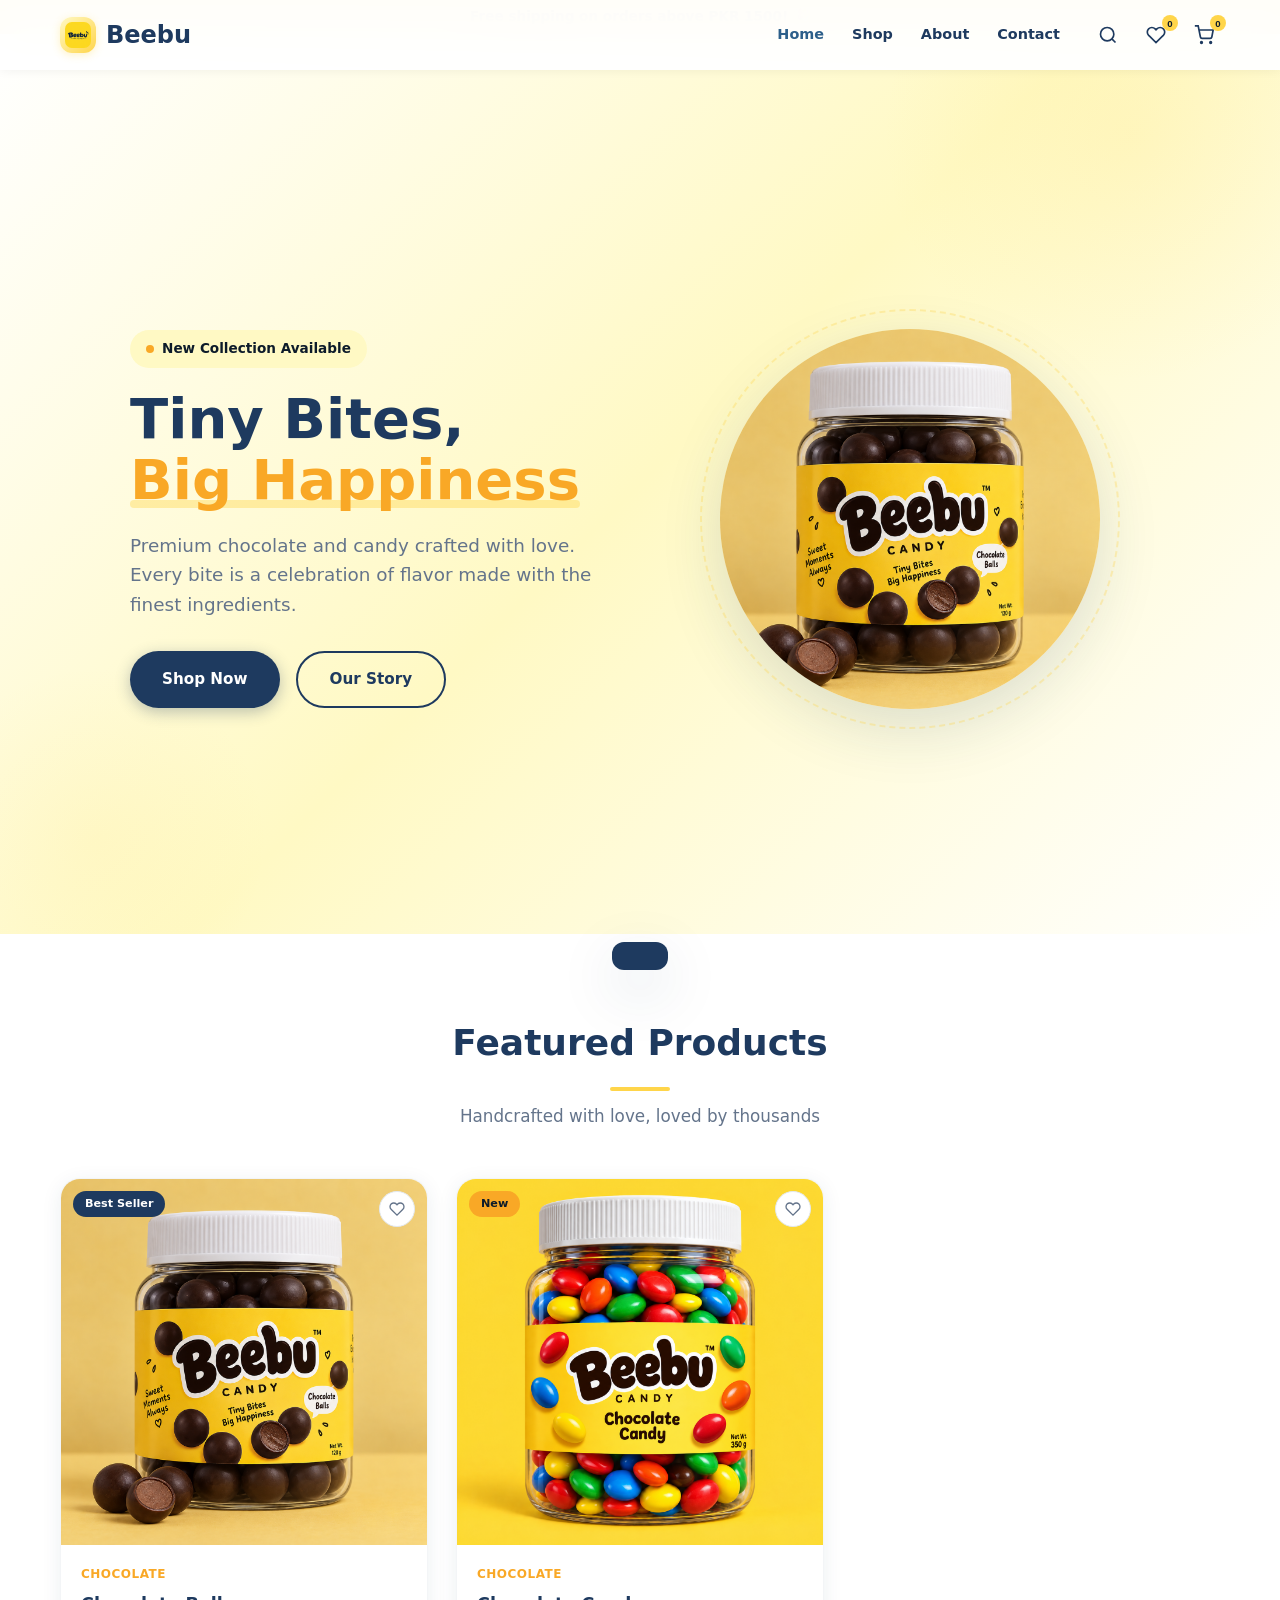
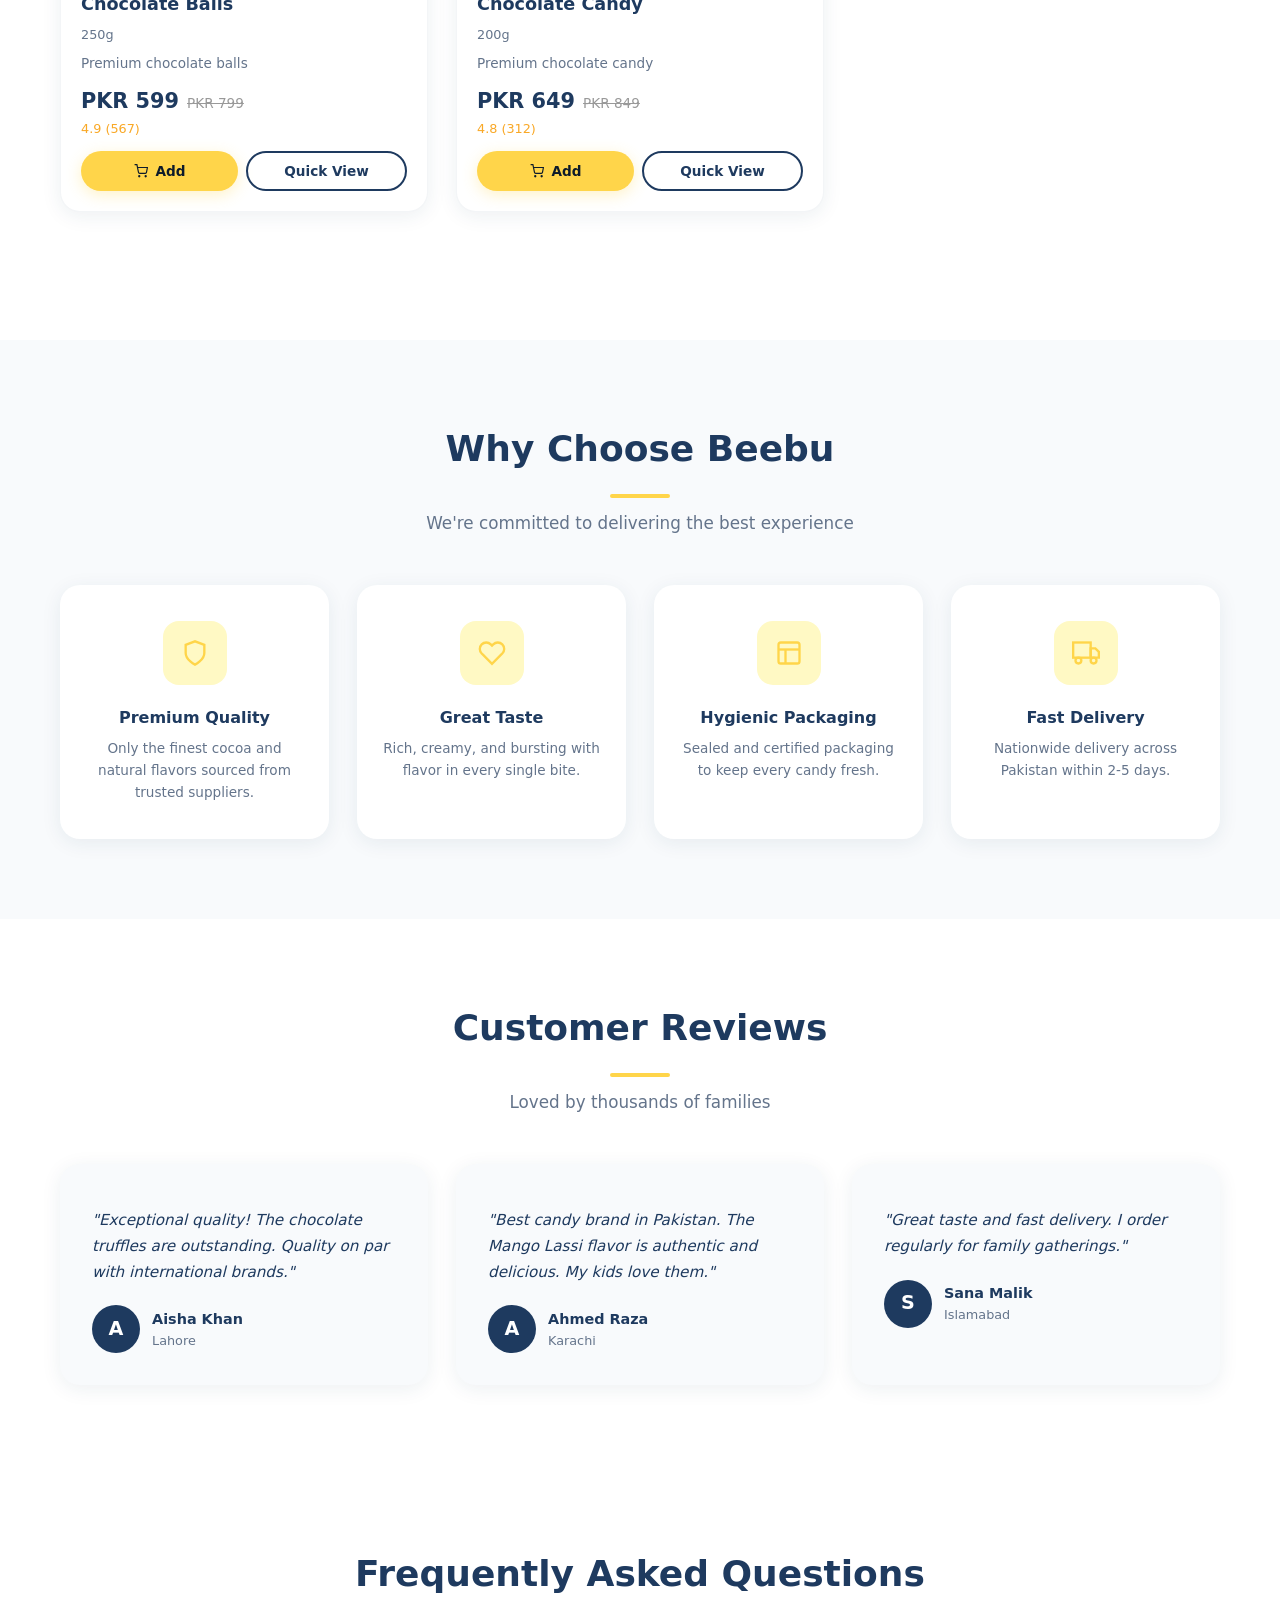
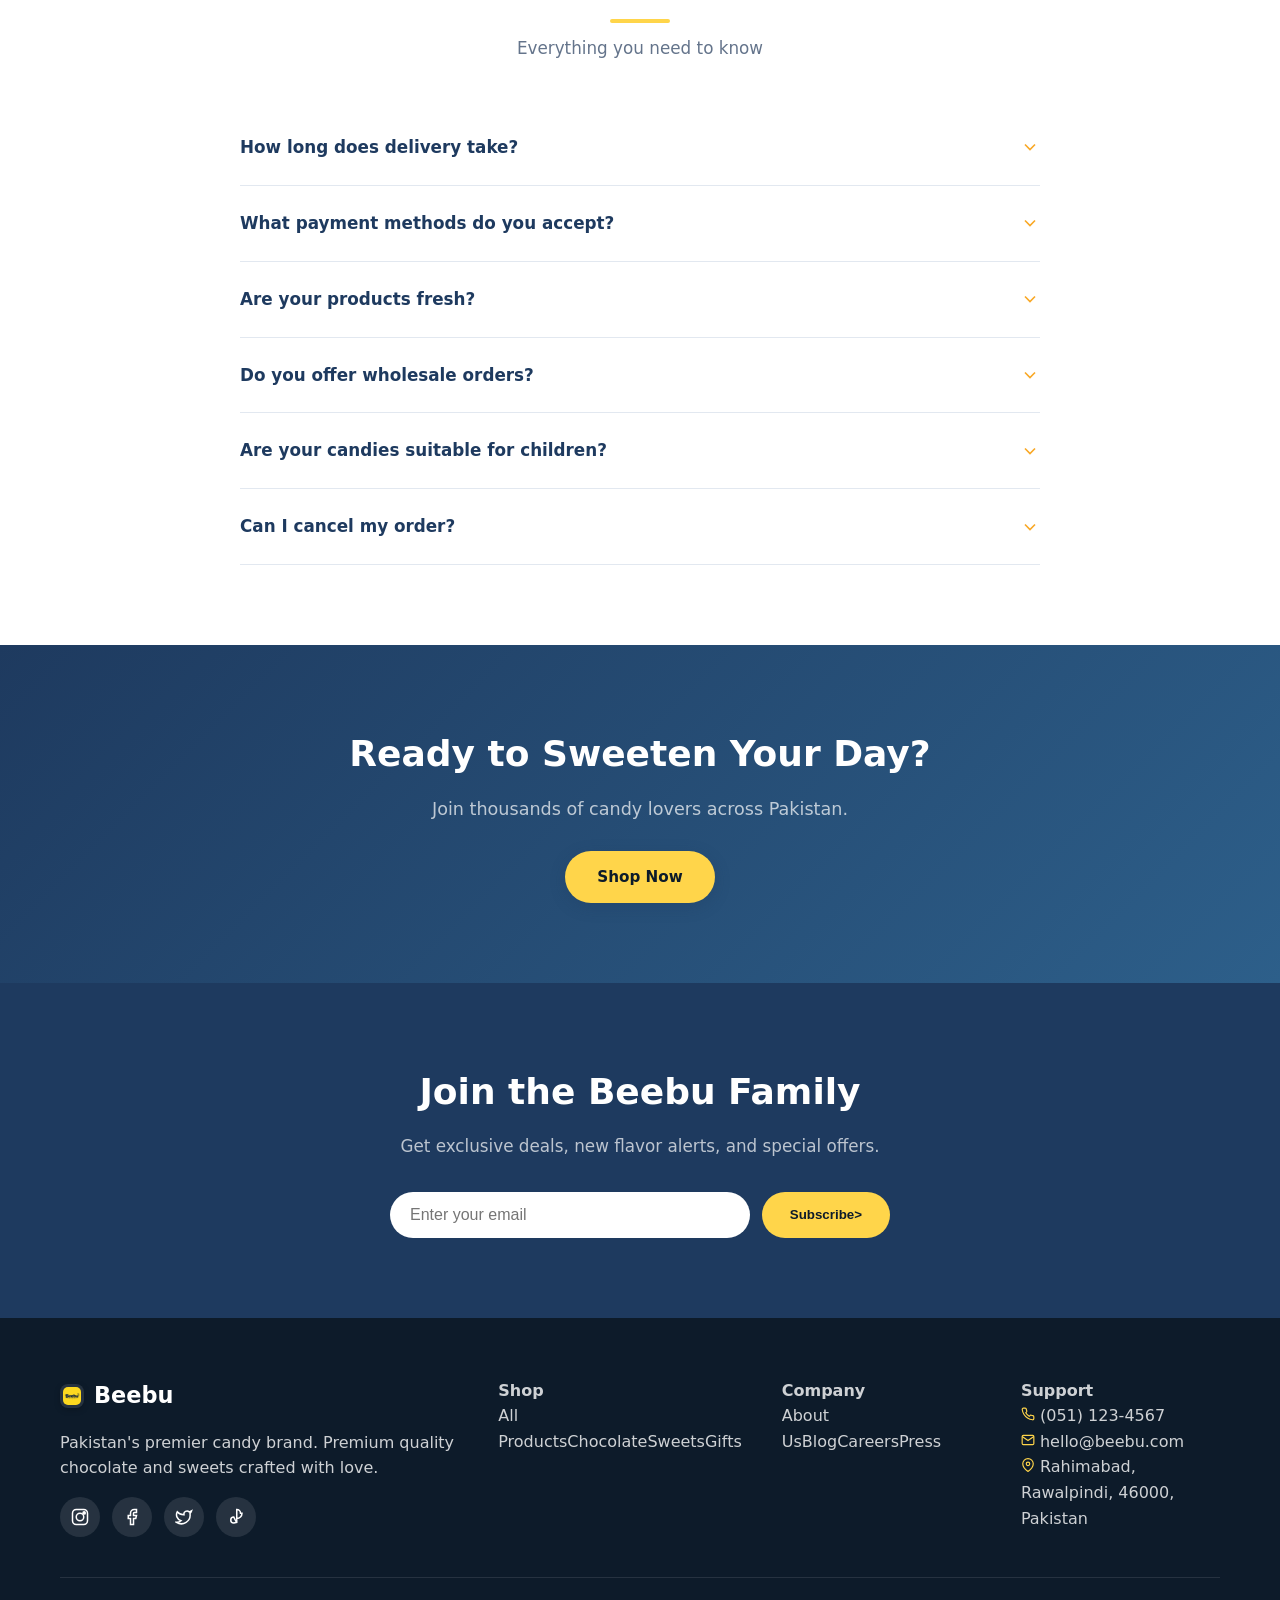
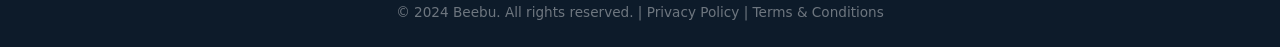
<file: index.html>
<!DOCTYPE html>
<html lang="en">
<head>
    <meta charset="UTF-8">
    <meta name="viewport" content="width=device-width, initial-scale=1.0">
    <title>Beebu — Premium Candy & Chocolate</title>
    <meta name="description" content="Beebu — Premium quality chocolate and candy. Tiny bites, big happiness. Shop the best collection.">
    <link rel="stylesheet" href="style.css">
    <script src="main.js" defer></script>
</head>
<body>
    <div class="nosell-bar">Free shipping on orders above PKR 1500! 🎉</div>

    <!-- Header -->
    <header class="header" id="header">
        <div class="header-inner">
            <a href="index.html" class="logo"><img src="assets/Beebu_logo.png" alt="Beebu" style="height:36px;width:auto;"><span style="font-size:1.5rem;font-weight:800;color:var(--blue)">Beebu</span></a>
            <nav class="nav">
                <div class="nav-links" id="navLinks">
                    <a href="index.html" class="active">Home</a>
                    <a href="shop.html">Shop</a>
                    <a href="about.html">About</a>
                    <a href="contact.html">Contact</a>
                </div>
                <div class="nav-actions">
                    <button class="icon-btn" id="searchBtn" aria-label="Search">
                        <svg width="20" height="20" viewBox="0 0 24 24" fill="none" stroke="currentColor" stroke-width="2"><circle cx="11" cy="11" r="8"/><path d="m21 21-4.35-4.35"/></svg>
                    </button>
                    <button class="icon-btn" id="wishlistBtn" aria-label="Wishlist">
                        <svg width="20" height="20" viewBox="0 0 24 24" fill="none" stroke="currentColor" stroke-width="2"><path d="M20.84 4.61a5.5 5.5 0 0 0-7.78 0L12 5.67l-1.06-1.06a5.5 5.5 0 0 0-7.78 7.78l1.06 1.06L12 21.23l7.78-7.78 1.06-1.06a5.5 5.5 0 0 0 0-7.78z"/></svg>
                        <span class="badge" id="wishBadge">0</span>
                    </button>
                    <button class="icon-btn" id="cartBtn" aria-label="Cart">
                        <svg width="20" height="20" viewBox="0 0 24 24" fill="none" stroke="currentColor" stroke-width="2"><circle cx="9" cy="21" r="1"/><circle cx="20" cy="21" r="1"/><path d="M1 1h4l2.68 13.39a2 2 0 0 0 2 1.61h9.72a2 2 0 0 0 2-1.61L23 6H6"/></svg>
                        <span class="badge" id="cartBadge">0</span>
                    </button>
                    <button class="hamburger" id="hamburger" aria-label="Menu">
                        <span></span><span></span><span></span>
                    </button>
                </div>
            </nav>
        </div>
    </header>

    <!-- Hero Section -->
    <section class="hero" id="home">
        <div class="hero-inner">
            <div class="hero-content">
                <div class="hero-badge">
                    <span class="pulse-dot"></span> New Collection Available
                </div>
                <h1 class="hero-title">Tiny Bites,<br><span class="highlight">Big Happiness</span></h1>
                <p class="hero-desc">Premium chocolate and candy crafted with love. Every bite is a celebration of flavor made with the finest ingredients.</p>
                <div class="hero-btns">
                    <a href="shop.html" class="btn btn-primary">Shop Now</a>
                    <a href="about.html" class="btn btn-outline">Our Story</a>
                </div>
            </div>
            <div class="hero-visual">
                <div class="hero-product">
                    <img src="assets/Beebu_Chocolate_balls.png" alt="Beebu Premium Candy">
                    <div class="hero-ring"></div>
                </div>
            </div>
        </div>
    </section>

    <!-- Featured Products -->
    <section class="section" id="products">
        <div class="container">
            <h2 class="section-title">Featured Products</h2>
            <p class="section-subtitle">Handcrafted with love, loved by thousands</p>
            <div class="products-grid" id="heroProducts"></div>
        </div>
    </section>

    <!-- Why Choose Beebu -->
    <section class="section features">
        <div class="container">
            <h2 class="section-title">Why Choose Beebu</h2>
            <p class="section-subtitle">We're committed to delivering the best experience</p>
            <div class="features-grid">
                <div class="feature-card">
                    <div class="feature-icon"><svg width="28" height="28" viewBox="0 0 24 24" fill="none" stroke="#FFD54A" stroke-width="2"><path d="M12 22s8-4 8-10V5l-8-3-8 3v7c0 6 8 10 8 10z"/></svg></div>
                    <h3>Premium Quality</h3>
                    <p>Only the finest cocoa and natural flavors sourced from trusted suppliers.</p>
                </div>
                <div class="feature-card">
                    <div class="feature-icon"><svg width="28" height="28" viewBox="0 0 24 24" fill="none" stroke="#FFD54A" stroke-width="2"><path d="M20.84 4.61a5.5 5.5 0 0 0-7.78 0L12 5.67l-1.06-1.06a5.5 5.5 0 0 0-7.78 7.78l1.06 1.06L12 21.23l7.78-7.78 1.06-1.06a5.5 5.5 0 0 0 0-7.78z"/></svg></div>
                    <h3>Great Taste</h3>
                    <p>Rich, creamy, and bursting with flavor in every single bite.</p>
                </div>
                <div class="feature-card">
                    <div class="feature-icon"><svg width="28" height="28" viewBox="0 0 24 24" fill="none" stroke="#FFD54A" stroke-width="2"><rect x="3" y="3" width="18" height="18" rx="2"/><path d="M3 9h18"/><path d="M9 21V9"/></svg></div>
                    <h3>Hygienic Packaging</h3>
                    <p>Sealed and certified packaging to keep every candy fresh.</p>
                </div>
                <div class="feature-card">
                    <div class="feature-icon"><svg width="28" height="28" viewBox="0 0 24 24" fill="none" stroke="#FFD54A" stroke-width="2"><rect x="1" y="3" width="15" height="13"/><polygon points="16 8 20 8 23 11 23 16 16 16 16 8"/><circle cx="5.5" cy="18.5" r="2.5"/><circle cx="18.5" cy="18.5" r="2.5"/></svg></div>
                    <h3>Fast Delivery</h3>
                    <p>Nationwide delivery across Pakistan within 2-5 days.</p>
                </div>
            </div>
        </div>
    </section>

    <!-- Customer Reviews -->
    <section class="section reviews">
        <div class="container">
            <h2 class="section-title">Customer Reviews</h2>
            <p class="section-subtitle">Loved by thousands of families</p>
            <div class="reviews-grid" id="reviewsGrid"></div>
        </div>
    </section>

        <!-- FAQ -->
    <section class="section faq">
        <div class="container">
            <h2 class="section-title">Frequently Asked Questions</h2>
            <p class="section-subtitle">Everything you need to know</p>
            <div class="faq-list" id="faqList"></div>
        </div>
    </section>

    <!-- CTA -->
    <section class="section cta">
        <div class="container">
            <div class="cta-content">
                <h2>Ready to Sweeten Your Day?</h2>
                <p>Join thousands of candy lovers across Pakistan.</p>
                <a href="shop.html" class="btn btn-primary">Shop Now</a>
            </div>
        </div>
    </section>

    <!-- Newsletter -->
    <section class="newsletter" id="newsletter">
        <div class="container">
            <h2>Join the Beebu Family</h2>
            <p>Get exclusive deals, new flavor alerts, and special offers.</p>
            <form class="newsletter-form" onsubmit="handleNewsletter(event)">
                <input type="email" id="newsletterEmail" placeholder="Enter your email" required>
                <button type="submit">Subscribe</button<|fim_hole|>>
            </form>
        </div>
    </section>

    <!-- Footer -->
    <footer class="footer">
        <div class="container">
            <div class="footer-grid">
                <div>
                    <div class="footer-brand"><img src="assets/Beebu_logo.png" alt="Beebu" style="height:24px;width:auto;"> Beebu</div>
                    <p>Pakistan's premier candy brand. Premium quality chocolate and sweets crafted with love.</p>
                    <div class="social-links">
                        <a href="#" aria-label="Instagram"><svg width="18" height="18" viewBox="0 0 24 24" fill="none" stroke="currentColor" stroke-width="2"><rect x="2" y="2" width="20" height="20" rx="5"/><circle cx="12" cy="12" r="5"/><circle cx="17.5" cy="6.5" r="1.5" fill="currentColor"/></svg></a>
                        <a href="#" aria-label="Facebook"><svg width="18" height="18" viewBox="0 0 24 24" fill="none" stroke="currentColor" stroke-width="2"><path d="M18 2h-3a5 5 0 0 0-5 5v3H7v4h3v8h4v-8h3l1-4h-4V7a1 1 0 0 1 1-1h3z"/></svg></a>
                        <a href="#" aria-label="Twitter"><svg width="18" height="18" viewBox="0 0 24 24" fill="none" stroke="currentColor" stroke-width="2"><path d="M22 4s-.7 2.1-2 3.4c1.6 10-9.4 17.3-18 11.6 2.2.1 4.4-.6 6-2C3 15.5.5 9.6 3 5c2.2 2.6 5.6 4.1 9 4-.9-4.2 4-6.6 7-3.8 1.1 0 3-1.2 3-1.2z"/></svg></a>
                        <a href="#" aria-label="TikTok"><svg width="18" height="18" viewBox="0 0 24 24" fill="none" stroke="currentColor" stroke-width="2"><path d="M9 12a4 4 0 1 0 4 4V2a5 5 0 0 1 5 5h2a7 7 0 0 1-7 7v6z"/></svg></a>
                    </div>
                </div>
                <div>
                    <h4>Shop</h4>
                    <nav><a href="shop.html">All Products</a><a href="#">Chocolate</a><a href="#">Sweets</a><a href="#">Gifts</a></nav>
                </div>
                <div>
                    <h4>Company</h4>
                    <nav><a href="about.html">About Us</a><a href="#">Blog</a><a href="#">Careers</a><a href="#">Press</a></nav>
                </div>
                <div>
                    <h4>Support</h4>
                    <p><svg width="14" height="14" viewBox="0 0 24 24" fill="none" stroke="#FFD54A" stroke-width="2"><path d="M22 16.92v3a2 2 0 0 1-2.18 2 19.79 19.79 0 0 1-8.63-3.07 19.5 19.5 0 0 1-6-6 19.79 19.79 0 0 1-3.07-8.67A2 2 0 0 1 4.11 2h3a2 2 0 0 1 2 1.72c.127.96.361 1.903.7 2.81a2 2 0 0 1-.45 2.11L8.09 9.91a16 16 0 0 0 6 6l1.27-1.27a2 2 0 0 1 2.11-.45c.907.339 1.85.573 2.81.7A2 2 0 0 1 22 16.92z"/></svg> (051) 123-4567</p>
                    <p><svg width="14" height="14" viewBox="0 0 24 24" fill="none" stroke="#FFD54A" stroke-width="2"><path d="M4 4h16c1.1 0 2 .9 2 2v12c0 1.1-.9 2-2 2H4c-1.1 0-2-.9-2-2V6c0-1.1.9-2 2-2z"/><polyline points="22,6 12,13 2,6"/></svg> hello@beebu.com</p>
                    <p><svg width="14" height="14" viewBox="0 0 24 24" fill="none" stroke="#FFD54A" stroke-width="2"><path d="M21 10c0 7-9 13-9 13s-9-6-9-13a9 9 0 0 1 18 0z"/><circle cx="12" cy="10" r="3"/></svg> Rahimabad, Rawalpindi, 46000, Pakistan</p>
                </div>
            </div>
            <div class="footer-bottom">
                <p>&copy; 2024 Beebu. All rights reserved. | <a href="#">Privacy Policy</a> | <a href="#">Terms & Conditions</a></p>
            </div>
        </div>
    </footer>

    <!-- Cart Overlay -->
    <div class="cart-overlay" id="cartOverlay">
        <div class="cart-panel">
            <div class="cart-header">
                <h3>Your Cart</h3>
                <button class="cart-close" id="cartClose" aria-label="Close">&times;</button>
            </div>
            <div class="cart-items" id="cartItems"></div>
            <div class="cart-total" id="cartTotal"><strong>Total: PKR 0</strong></div>
            <button class="btn btn-primary" id="checkoutBtn">Proceed to Checkout</button>
        </div>
    </div>

    <!-- Search Overlay -->
    <div class="search-overlay" id="searchOverlay">
        <div class="search-box">
            <div class="search-header">
                <svg width="20" height="20" viewBox="0 0 24 24" fill="none" stroke="#999" stroke-width="2"><circle cx="11" cy="11" r="8"/><path d="m21 21-4.35-4.35"/></svg>
                <input type="text" id="searchInput" placeholder="Search products..." oninput="performSearch()">
                <button class="search-close" onclick="closeSearch()">&times;</button>
            </div>
            <div class="search-results" id="searchResults"></div>
        </div>
    </div>

    <!-- Quick View Modal -->
    <div class="modal-overlay" id="quickViewModal">
        <div class="modal" id="modalContent"></div>
    </div>

    <!-- Toast -->
    <div class="toast" id="toast"></div>

    <!-- Back to Top -->
    <button class="back-to-top" id="backToTop" onclick="window.scrollTo({top:0})">
        <svg width="20" height="20" viewBox="0 0 24 24" fill="none" stroke="currentColor" stroke-width="2"><polyline points="18 15 12 9 6 15"/></svg>
    </button>
</body>
</html>
</file>
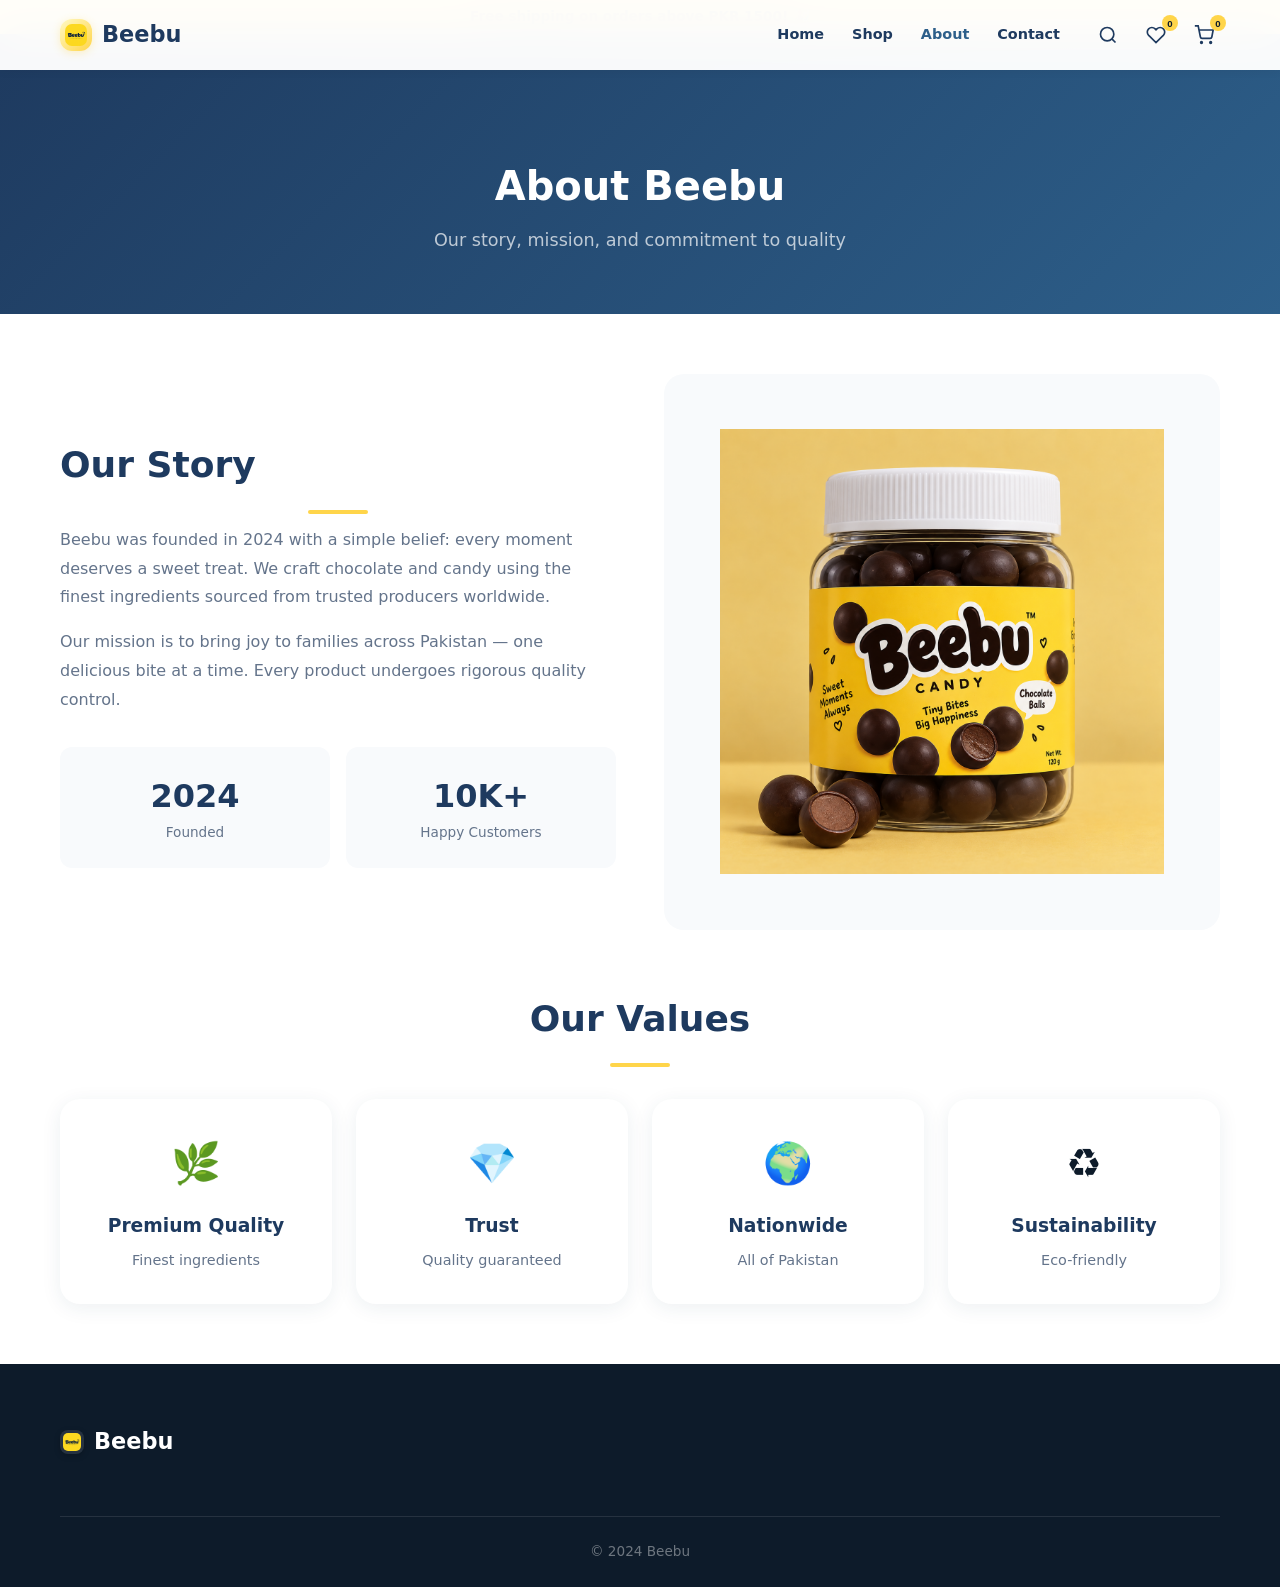
<file: about.html>
<!DOCTYPE html>
<html lang="en">
<head>
    <meta charset="UTF-8">
    <meta name="viewport" content="width=device-width, initial-scale=1.0">
    <title>About Us — Beebu</title>
    <link rel="stylesheet" href="style.css">
</head>
<body>
    <div class="nosell-bar">Free shipping on orders above PKR 1500! 🎉</div>
    <header class="header">
        <div class="header-inner">
            <a href="index.html" class="logo"><img src="assets/Beebu_logo.png" alt="Beebu" style="height:32px;width:auto;"><span style="font-size:1.4rem;font-weight:800;color:var(--blue)">Beebu</span></a>
            <nav class="nav">
                <div class="nav-links" id="navLinks">
                    <a href="index.html">Home</a><a href="shop.html">Shop</a><a href="about.html" class="active">About</a><a href="contact.html">Contact</a>
                </div>
                <div class="nav-actions">
                    <button class="icon-btn"><svg width="20" height="20" viewBox="0 0 24 24" fill="none" stroke="currentColor" stroke-width="2"><circle cx="11" cy="11" r="8"/><path d="m21 21-4.35-4.35"/></svg></button>
                    <button class="icon-btn"><svg width="20" height="20" viewBox="0 0 24 24" fill="none" stroke="currentColor" stroke-width="2"><path d="M20.84 4.61a5.5 5.5 0 0 0-7.78 0L12 5.67l-1.06-1.06a5.5 5.5 0 0 0-7.78 7.78l1.06 1.06L12 21.23l7.78-7.78 1.06-1.06a5.5 5.5 0 0 0 0-7.78z"/></svg><span class="badge" id="wishBadge">0</span></button>
                    <button class="icon-btn"><svg width="20" height="20" viewBox="0 0 24 24" fill="none" stroke="currentColor" stroke-width="2"><circle cx="9" cy="21" r="1"/><circle cx="20" cy="21" r="1"/><path d="M1 1h4l2.68 13.39a2 2 0 0 0 2 1.61h9.72a2 2 0 0 0 2-1.61L23 6H6"/></svg><span class="badge" id="cartBadge">0</span></button>
                    <button class="hamburger" id="hamburger" onclick="document.getElementById('navLinks').classList.toggle('active')"><span></span><span></span><span></span></button>
                </div>
            </nav>
        </div>
    </header>
    <div class="page-header"><div class="container"><h1>About Beebu</h1><p>Our story, mission, and commitment to quality</p></div></div>
    <main class="page-content section">
        <div class="container">
            <div class="about-inner">
                <div>
                    <h2 class="section-title" style="text-align:left">Our Story</h2>
                    <p style="color:var(--gray);line-height:1.8;margin-bottom:16px">Beebu was founded in 2024 with a simple belief: every moment deserves a sweet treat. We craft chocolate and candy using the finest ingredients sourced from trusted producers worldwide.</p>
                    <p style="color:var(--gray);line-height:1.8;margin-bottom:32px">Our mission is to bring joy to families across Pakistan — one delicious bite at a time. Every product undergoes rigorous quality control.</p>
                    <div style="display:grid;grid-template-columns:1fr 1fr;gap:16px">
                        <div style="background:var(--off-white);padding:24px;border-radius:var(--radius);text-align:center"><div style="font-size:2rem;font-weight:800;color:var(--blue)">2024</div><div style="font-size:0.85rem;color:var(--gray)">Founded</div></div>
                        <div style="background:var(--off-white);padding:24px;border-radius:var(--radius);text-align:center"><div style="font-size:2rem;font-weight:800;color:var(--blue)">10K+</div><div style="font-size:0.85rem;color:var(--gray)">Happy Customers</div></div>
                    </div>
                </div>
                <div style="display:flex;align-items:center;justify-content:center;background:var(--off-white);border-radius:var(--radius-lg);aspect-ratio:1"><img src="assets/Beebu_Chocolate_balls.png" style="max-width:80%;max-height:80%" alt="Beebu"></div>
            </div>
            <div style="margin-top:60px"><h2 class="section-title" style="text-align:center">Our Values</h2><div style="display:grid;grid-template-columns:repeat(auto-fit,minmax(200px,1fr));gap:24px;margin-top:32px">
                <div style="background:var(--white);padding:32px;border-radius:var(--radius-lg);box-shadow:var(--shadow);text-align:center"><div style="font-size:2.5rem;margin-bottom:16px">🌿</div><h3 style="font-weight:700;color:var(--blue);margin-bottom:8px">Premium Quality</h3><p style="color:var(--gray);font-size:0.9rem">Finest ingredients</p></div>
                <div style="background:var(--white);padding:32px;border-radius:var(--radius-lg);box-shadow:var(--shadow);text-align:center"><div style="font-size:2.5rem;margin-bottom:16px">💎</div><h3 style="font-weight:700;color:var(--blue);margin-bottom:8px">Trust</h3><p style="color:var(--gray);font-size:0.9rem">Quality guaranteed</p></div>
                <div style="background:var(--white);padding:32px;border-radius:var(--radius-lg);box-shadow:var(--shadow);text-align:center"><div style="font-size:2.5rem;margin-bottom:16px">🌍</div><h3 style="font-weight:700;color:var(--blue);margin-bottom:8px">Nationwide</h3><p style="color:var(--gray);font-size:0.9rem">All of Pakistan</p></div>
                <div style="background:var(--white);padding:32px;border-radius:var(--radius-lg);box-shadow:var(--shadow);text-align:center"><div style="font-size:2.5rem;margin-bottom:16px">♻️</div><h3 style="font-weight:700;color:var(--blue);margin-bottom:8px">Sustainability</h3><p style="color:var(--gray);font-size:0.9rem">Eco-friendly</p></div>
            </div></div>
        </div>
    </main>
    <footer class="footer"><div class="container"><div class="footer-grid"><div><div class="footer-brand"><img src="assets/Beebu_logo.png" alt="Beebu" style="height:24px;width:auto;"> Beebu</div></div></div><div class="footer-bottom"><p>&copy; 2024 Beebu</p></div></div></footer>
    <script src="main.js"></script>
</body>
</html>
</file>
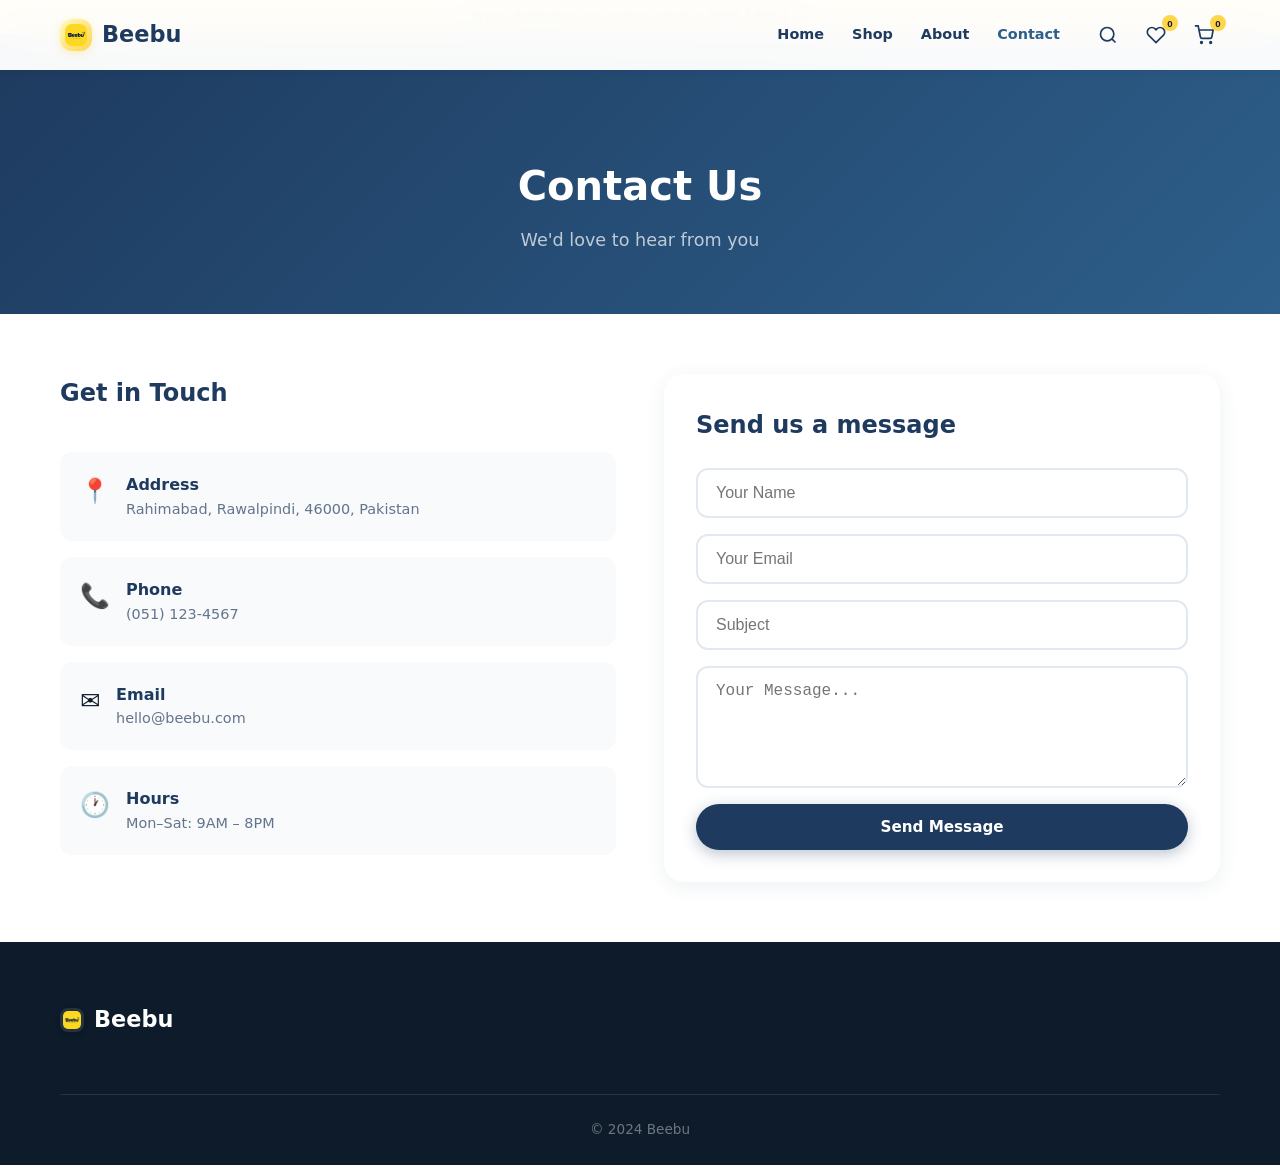
<file: contact.html>
<!DOCTYPE html>
<html lang="en">
<head>
    <meta charset="UTF-8">
    <meta name="viewport" content="width=device-width, initial-scale=1.0">
    <title>Contact Us — Beebu</title>
    <link rel="stylesheet" href="style.css">
</head>
<body>
    <div class="nosell-bar">Free shipping on orders above PKR 1500! 🎉</div>
    <header class="header">
        <div class="header-inner">
            <a href="index.html" class="logo"><img src="assets/Beebu_logo.png" alt="Beebu" style="height:32px;width:auto;"><span style="font-size:1.4rem;font-weight:800;color:var(--blue)">Beebu</span></a>
            <nav class="nav">
                <div class="nav-links" id="navLinks">
                    <a href="index.html">Home</a><a href="shop.html">Shop</a><a href="about.html">About</a><a href="contact.html" class="active">Contact</a>
                </div>
                <div class="nav-actions">
                    <button class="icon-btn"><svg width="20" height="20" viewBox="0 0 24 24" fill="none" stroke="currentColor" stroke-width="2"><circle cx="11" cy="11" r="8"/><path d="m21 21-4.35-4.35"/></svg></button>
                    <button class="icon-btn"><svg width="20" height="20" viewBox="0 0 24 24" fill="none" stroke="currentColor" stroke-width="2"><path d="M20.84 4.61a5.5 5.5 0 0 0-7.78 0L12 5.67l-1.06-1.06a5.5 5.5 0 0 0-7.78 7.78l1.06 1.06L12 21.23l7.78-7.78 1.06-1.06a5.5 5.5 0 0 0 0-7.78z"/></svg><span class="badge" id="wishBadge">0</span></button>
                    <button class="icon-btn"><svg width="20" height="20" viewBox="0 0 24 24" fill="none" stroke="currentColor" stroke-width="2"><circle cx="9" cy="21" r="1"/><circle cx="20" cy="21" r="1"/><path d="M1 1h4l2.68 13.39a2 2 0 0 0 2 1.61h9.72a2 2 0 0 0 2-1.61L23 6H6"/></svg><span class="badge" id="cartBadge">0</span></button>
                    <button class="hamburger" id="hamburger" onclick="document.getElementById('navLinks').classList.toggle('active')"><span></span><span></span><span></span></button>
                </div>
            </nav>
        </div>
    </header>
    <div class="page-header"><div class="container"><h1>Contact Us</h1><p>We'd love to hear from you</p></div></div>
    <main class="page-content section">
        <div class="container">
            <div class="contact-grid">
                <div class="contact-info">
                    <h2 style="font-size:1.5rem;color:var(--blue);margin-bottom:24px">Get in Touch</h2>
                    <div style="display:flex;flex-direction:column;gap:16px">
                        <div style="display:flex;align-items:start;gap:16px;padding:20px;background:var(--off-white);border-radius:var(--radius)"><span style="font-size:1.5rem">📍</span><div><h4 style="font-weight:700;color:var(--blue)">Address</h4><p style="color:var(--gray);font-size:0.9rem">Rahimabad, Rawalpindi, 46000, Pakistan</p></div></div>
                        <div style="display:flex;align-items:start;gap:16px;padding:20px;background:var(--off-white);border-radius:var(--radius)"><span style="font-size:1.5rem">📞</span><div><h4 style="font-weight:700;color:var(--blue)">Phone</h4><p style="color:var(--gray);font-size:0.9rem">(051) 123-4567</p></div></div>
                        <div style="display:flex;align-items:start;gap:16px;padding:20px;background:var(--off-white);border-radius:var(--radius)"><span style="font-size:1.5rem">✉️</span><div><h4 style="font-weight:700;color:var(--blue)">Email</h4><p style="color:var(--gray);font-size:0.9rem">hello@beebu.com</p></div></div>
                        <div style="display:flex;align-items:start;gap:16px;padding:20px;background:var(--off-white);border-radius:var(--radius)"><span style="font-size:1.5rem">🕐</span><div><h4 style="font-weight:700;color:var(--blue)">Hours</h4><p style="color:var(--gray);font-size:0.9rem">Mon–Sat: 9AM – 8PM</p></div></div>
                    </div>
                </div>
                <div class="contact-form-card" style="background:var(--white);padding:32px;border-radius:var(--radius-lg);box-shadow:var(--shadow)">
                    <h2 style="font-size:1.5rem;color:var(--blue);margin-bottom:24px">Send us a message</h2>
                    <form onsubmit="handleContact(event)" style="display:flex;flex-direction:column;gap:16px">
                        <input type="text" placeholder="Your Name" required style="padding:14px 18px;border:2px solid #E2E8F0;border-radius:var(--radius);font-size:1rem;outline:none;transition:border 0.3s">
                        <input type="email" placeholder="Your Email" required style="padding:14px 18px;border:2px solid #E2E8F0;border-radius:var(--radius);font-size:1rem;outline:none">
                        <input type="text" placeholder="Subject" style="padding:14px 18px;border:2px solid #E2E8F0;border-radius:var(--radius);font-size:1rem;outline:none">
                        <textarea rows="5" placeholder="Your Message..." required style="padding:14px 18px;border:2px solid #E2E8F0;border-radius:var(--radius);font-size:1rem;outline:none;resize:vertical"></textarea>
                        <button type="submit" class="btn btn-primary" style="width:100%">Send Message</button>
                    </form>
                </div>
            </div>
        </div>
    </main>
    <footer class="footer"><div class="container"><div class="footer-grid"><div><div class="footer-brand"><img src="assets/Beebu_logo.png" alt="Beebu" style="height:24px;width:auto;"> Beebu</div></div></div><div class="footer-bottom"><p>&copy; 2024 Beebu</p></div></div></footer>
    <script src="main.js"></script>
</body>
</html>
</file>
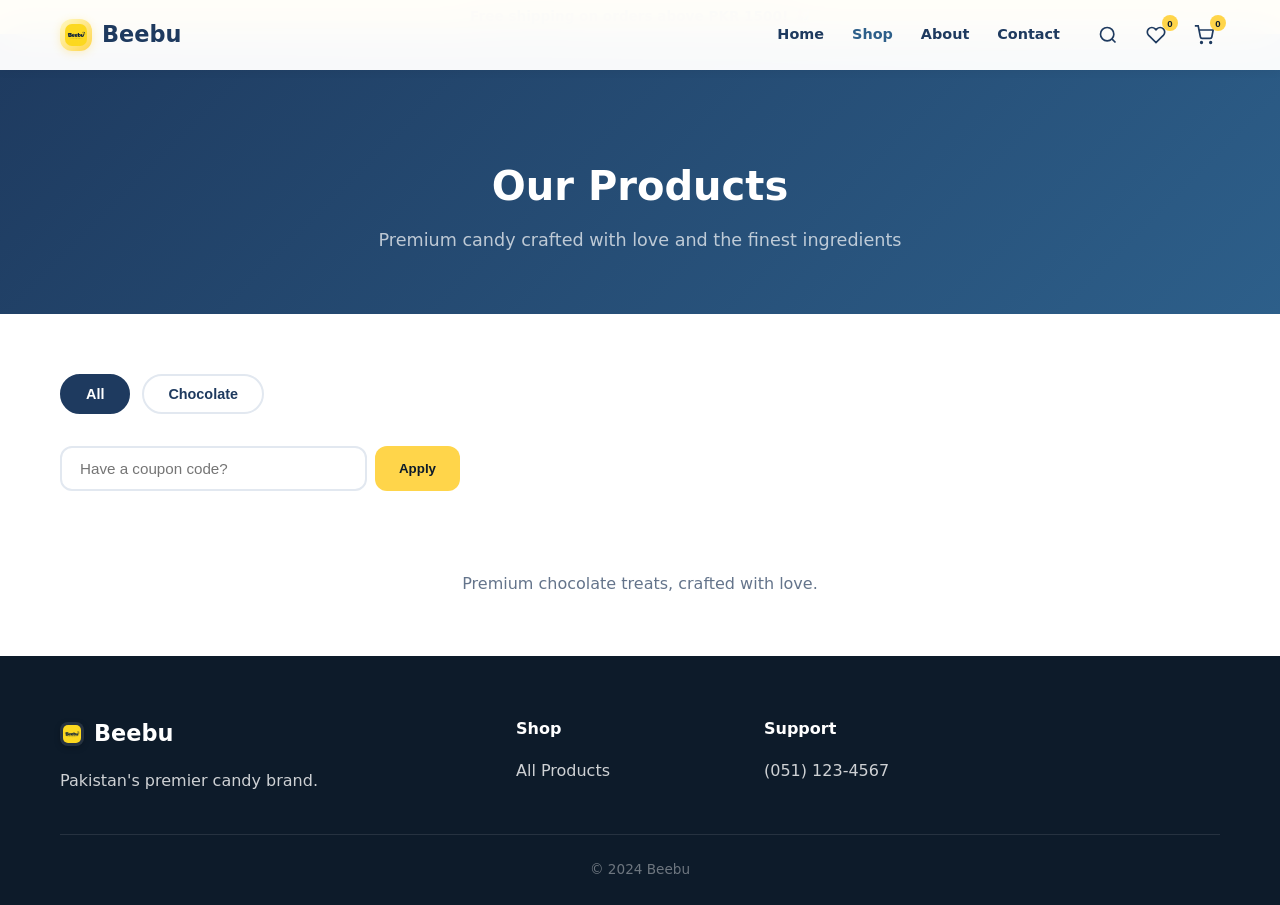
<file: shop.html>
<!DOCTYPE html>
<html lang="en">
<head>
    <meta charset="UTF-8">
    <meta name="viewport" content="width=device-width, initial-scale=1.0">
    <title>Shop — Beebu</title>
    <link rel="stylesheet" href="style.css">
</head>
<body>
    <div class="nosell-bar">Free shipping on orders above PKR 1500! 🎉</div>
    <header class="header">
        <div class="header-inner">
            <a href="index.html" class="logo"><img src="assets/Beebu_logo.png" alt="Beebu" style="height:32px;width:auto;"><span style="font-size:1.4rem;font-weight:800;color:var(--blue)">Beebu</span></a>
            <nav class="nav">
                <div class="nav-links" id="navLinks">
                    <a href="index.html">Home</a><a href="shop.html" class="active">Shop</a><a href="about.html">About</a><a href="contact.html">Contact</a>
                </div>
                <div class="nav-actions">
                    <button class="icon-btn" onclick="openSearch()"><svg width="20" height="20" viewBox="0 0 24 24" fill="none" stroke="currentColor" stroke-width="2"><circle cx="11" cy="11" r="8"/><path d="m21 21-4.35-4.35"/></svg></button>
                    <button class="icon-btn" onclick="toggleWishlist()"><svg width="20" height="20" viewBox="0 0 24 24" fill="none" stroke="currentColor" stroke-width="2"><path d="M20.84 4.61a5.5 5.5 0 0 0-7.78 0L12 5.67l-1.06-1.06a5.5 5.5 0 0 0-7.78 7.78l1.06 1.06L12 21.23l7.78-7.78 1.06-1.06a5.5 5.5 0 0 0 0-7.78z"/></svg><span class="badge" id="wishBadge">0</span></button>
                    <button class="icon-btn" onclick="toggleCart()"><svg width="20" height="20" viewBox="0 0 24 24" fill="none" stroke="currentColor" stroke-width="2"><circle cx="9" cy="21" r="1"/><circle cx="20" cy="21" r="1"/><path d="M1 1h4l2.68 13.39a2 2 0 0 0 2 1.61h9.72a2 2 0 0 0 2-1.61L23 6H6"/></svg><span class="badge" id="cartBadge">0</span></button>
                    <button class="hamburger" id="hamburger" onclick="document.getElementById('navLinks').classList.toggle('active')"><span></span><span></span><span></span></button>
                </div>
            </nav>
        </div>
    </header>
    <div class="page-header"><div class="container"><h1>Our Products</h1><p>Premium candy crafted with love and the finest ingredients</p></div></div>
    <main class="page-content section">
        <div class="container">
            <div class="filter-bar">
                <button class="filter-btn active" onclick="filterProducts('all', this)">All</button>
                <button class="filter-btn" onclick="filterProducts('Chocolate', this)">Chocolate</button>
            </div>
            <div class="coupon-section">
                <div class="coupon-input-group">
                    <input type="text" id="couponInput" placeholder="Have a coupon code?">
                    <button onclick="applyCoupon()">Apply</button>
                </div>
                <div class="coupon-msg" id="couponMsg"></div>
            </div>
            <div class="products-grid" id="shopProducts"></div>
            <div style="text-align:center;margin-top:32px"><p style="color:var(--gray)">Premium chocolate treats, crafted with love.</p></div>
        </div>
    </main>
    <footer class="footer"><div class="container"><div class="footer-grid"><div><div class="footer-brand"><img src="assets/Beebu_logo.png" alt="Beebu" style="height:24px;width:auto;"> Beebu</div><p>Pakistan's premier candy brand.</p></div><div><h4 class="footer-heading">Shop</h4><nav><a href="shop.html">All Products</a></nav></div><div><h4 class="footer-heading">Support</h4><p>(051) 123-4567</p></div></div><div class="footer-bottom"><p>&copy; 2024 Beebu</p></div></div></footer>
    <div class="cart-overlay" id="cartOverlay"><div class="cart-panel"><div class="cart-header"><h3>Your Cart</h3><button class="cart-close" onclick="document.getElementById('cartOverlay').classList.remove('active')">&times;</button></div><div class="cart-items" id="cartItems"></div><div class="cart-total" id="cartTotal"><strong>Total: PKR 0</strong></div><button class="btn btn-yellow" id="checkoutBtn" onclick="document.getElementById('cartOverlay').classList.remove('active')">Checkout</button></div></div>
    <div class="toast" id="toast"></div>
    <div class="search-overlay" id="searchOverlay"><div class="search-box"><div class="search-header"><svg width="20" height="20" viewBox="0 0 24 24" fill="none" stroke="#999" stroke-width="2"><circle cx="11" cy="11" r="8"/><path d="m21 21-4.35-4.35"/></svg><input type="text" id="searchInput" placeholder="Search..." oninput="performSearch()"><button class="search-close" onclick="closeSearch()">&times;</button></div><div class="search-results" id="searchResults"></div></div></div>
    <script src="main.js"></script>
</body>
</html>
</file>
<file: style.css>
/* ===== RESET & BASE ===== */
*, *::before, *::after { margin: 0; padding: 0; box-sizing: border-box; }

:root {
    --blue: #1E3A5F;
    --blue-light: #2D5F8A;
    --blue-dark: #0D1B2A;
    --yellow: #FFD54A;
    --yellow-dark: #F9A826;
    --yellow-light: #FFF9C4;
    --white: #FFFFFF;
    --off-white: #F8FAFC;
    --gray: #64748B;
    --gray-light: #F1F5F9;
    --shadow: 0 4px 20px rgba(30, 58, 95, 0.08);
    --shadow-lg: 0 12px 40px rgba(30, 58, 95, 0.12);
    --shadow-xl: 0 20px 60px rgba(30, 58, 95, 0.15);
    --radius: 12px;
    --radius-lg: 20px;
    --transition: all 0.3s cubic-bezier(0.4, 0, 0.2, 1);
}

html { scroll-behavior: smooth; }

body {
    font-family: 'Segoe UI', system-ui, -apple-system, sans-serif;
    color: var(--blue-dark);
    background: var(--white);
    line-height: 1.6;
    overflow-x: hidden;
}

a { text-decoration: none; color: inherit; }
ul { list-style: none; }
img { max-width: 100%; display: block; }

/* ===== UTILITY ===== */
.container { max-width: 1200px; margin: 0 auto; padding: 0 20px; }
.section { padding: 80px 0; }
.section-title { font-size: 2.25rem; font-weight: 800; text-align: center; color: var(--blue); margin-bottom: 12px; }
.section-title::after { content: ''; display: block; width: 60px; height: 4px; background: var(--yellow); border-radius: 2px; margin: 16px auto 0; }
.section-subtitle { text-align: center; color: var(--gray); font-size: 1.05rem; margin-bottom: 48px; max-width: 600px; margin-left: auto; margin-right: auto; }

/* ===== TOP BAR ===== */
.nosell-bar { background: var(--yellow); color: var(--blue-dark); text-align: center; padding: 6px; font-size: 0.85rem; font-weight: 600; }

/* ===== HEADER ===== */
.header { position: fixed; top: 0; width: 100%; z-index: 1000; background: rgba(255,255,255,0.97); backdrop-filter: blur(20px); box-shadow: 0 1px 10px rgba(0,0,0,0.05); transition: var(--transition); }
.header.scrolled { box-shadow: var(--shadow); }
.header-inner { max-width: 1200px; margin: 0 auto; padding: 0 20px; display: flex; align-items: center; justify-content: space-between; height: 70px; }
.logo { display: flex; align-items: center; gap: 10px; font-size: 1.5rem; font-weight: 800; color: var(--blue); }
.logo img { height: 36px; width: auto; border-radius: 12px; padding: 5px; background: linear-gradient(135deg, var(--yellow-light), var(--yellow)); box-shadow: 0 2px 8px rgba(255,213,74,0.3); object-fit: contain; transition: var(--transition); }
.logo:hover img { box-shadow: 0 4px 16px rgba(255,213,74,0.5); transform: scale(1.05); }
.logo span { font-family: 'Segoe UI', system-ui, sans-serif; }
.nav { display: flex; align-items: center; gap: 32px; }
.nav-links { display: flex; gap: 28px; }
.nav-links a { font-weight: 600; font-size: 0.9rem; color: var(--blue); position: relative; transition: var(--transition); }
.nav-links a::after { content: ''; position: absolute; bottom: -4px; left: 0; width: 0; height: 2px; background: var(--yellow); transition: var(--transition); }
.nav-links a:hover { color: var(--blue-light); }
.nav-links a:hover::after { width: 100%; }
.nav-links a.active { color: var(--blue-light); }
.nav-actions { display: flex; align-items: center; gap: 16px; }
.icon-btn { background: none; border: none; font-size: 1.2rem; color: var(--blue); position: relative; transition: var(--transition); padding: 6px; display: flex; align-items: center; justify-content: center; cursor: pointer; }
.icon-btn:hover { color: var(--blue-light); transform: scale(1.1); }
.icon-btn .badge { position: absolute; top: -4px; right: -6px; background: var(--yellow); color: var(--blue-dark); font-size: 0.6rem; font-weight: 800; width: 16px; height: 16px; border-radius: 50%; display: flex; align-items: center; justify-content: center; }
.hamburger { display: none; flex-direction: column; gap: 5px; background: none; border: none; cursor: pointer; padding: 4px; }
.hamburger span { width: 24px; height: 2px; background: var(--blue); border-radius: 2px; transition: var(--transition); }

/* ===== HERO ===== */
.hero { min-height: 100vh; background: linear-gradient(135deg, var(--white) 0%, var(--yellow-light) 50%, var(--white) 100%); position: relative; overflow: hidden; display: flex; align-items: center; padding-top: 70px; }
.hero::before { content: ''; position: absolute; width: 500px; height: 500px; background: radial-gradient(circle, var(--yellow) 0%, transparent 70%); opacity: 0.12; top: -150px; right: -100px; border-radius: 50%; }
.hero::after { content: ''; position: absolute; width: 350px; height: 350px; background: radial-gradient(circle, var(--yellow) 0%, transparent 70%); opacity: 0.08; bottom: -80px; left: -80px; border-radius: 50%; }
.hero-inner { max-width: 1200px; margin: 0 auto; padding: 0 20px; display: grid; grid-template-columns: 1fr 1fr; gap: 60px; align-items: center; }
.hero-content { position: relative; z-index: 2; }
.hero-badge { display: inline-flex; align-items: center; gap: 8px; background: var(--yellow-light); color: var(--blue-dark); padding: 8px 16px; border-radius: 50px; font-size: 0.85rem; font-weight: 700; margin-bottom: 20px; }
.pulse-dot { width: 8px; height: 8px; background: var(--yellow-dark); border-radius: 50%; animation: pulse 2s ease-in-out infinite; }
@keyframes pulse { 0%, 100% { opacity: 1; } 50% { opacity: 0.4; } }
.hero-title { font-size: 3.5rem; font-weight: 800; line-height: 1.1; color: var(--blue); margin-bottom: 20px; }
.hero-title .highlight { color: var(--yellow-dark); position: relative; }
.hero-title .highlight::after { content: ''; position: absolute; bottom: 4px; left: 0; width: 100%; height: 8px; background: var(--yellow); opacity: 0.4; border-radius: 4px; z-index: -1; }
.hero-desc { font-size: 1.15rem; color: var(--gray); margin-bottom: 32px; max-width: 480px; }
.hero-btns { display: flex; gap: 16px; flex-wrap: wrap; }
.hero-visual { position: relative; z-index: 2; display: flex; justify-content: center; align-items: center; }
.hero-product { position: relative; width: 380px; height: 380px; }
.hero-product img { width: 100%; height: 100%; object-cover; border-radius: 50%; box-shadow: var(--shadow-xl); }
.hero-ring { position: absolute; inset: -20px; border: 2px dashed var(--yellow); border-radius: 50%; animation: spin 20s linear infinite; opacity: 0.3; }
@keyframes spin { from { transform: rotate(0deg); } to { transform: rotate(360deg); } }

/* ===== BUTTONS ===== */
.btn { display: inline-flex; align-items: center; justify-content: center; gap: 8px; padding: 14px 32px; border-radius: 50px; font-weight: 700; font-size: 0.95rem; cursor: pointer; transition: var(--transition); border: none; text-align: center; font-family: inherit; }
.btn-primary { background: var(--blue); color: var(--white); box-shadow: 0 4px 15px rgba(30, 58, 95, 0.3); }
.btn-primary:hover { background: var(--blue-light); transform: translateY(-2px); box-shadow: var(--shadow-lg); }
.btn-yellow { background: var(--yellow); color: var(--blue-dark); box-shadow: 0 4px 15px rgba(255, 213, 74, 0.3); }
.btn-yellow:hover { background: var(--yellow-dark); transform: translateY(-2px); box-shadow: var(--shadow-lg); }
.btn-outline { background: transparent; color: var(--blue); border: 2px solid var(--blue); }
.btn-outline:hover { background: var(--blue); color: var(--white); transform: translateY(-2px); }
.btn-sm { padding: 10px 24px; font-size: 0.85rem; }

/* ===== PRODUCTS GRID ===== */
.products-grid { display: grid; grid-template-columns: repeat(auto-fill, minmax(280px, 1fr)); gap: 28px; margin-bottom: 48px; }
.product-card { background: var(--white); border-radius: var(--radius-lg); overflow: hidden; box-shadow: var(--shadow); border: 1px solid rgba(30, 58, 95, 0.05); transition: var(--transition); position: relative; }
.product-card:hover { transform: translateY(-8px); box-shadow: var(--shadow-lg); }
.product-img-wrap { width: 100%; aspect-ratio: 1; background: var(--gray-light); display: flex; align-items: center; justify-content: center; font-size: 5rem; position: relative; overflow: hidden; }
.product-img-wrap img { width: 100%; height: 100%; object-cover; }
.product-badge { position: absolute; top: 12px; left: 12px; padding: 4px 12px; border-radius: 50px; font-size: 0.7rem; font-weight: 700; color: var(--white); }
.badge-new { background: var(--blue); }
.badge-sale { background: var(--yellow-dark); color: var(--blue-dark); }
.badge-popular { background: #DC2626; }
.product-wishlist { position: absolute; top: 12px; right: 12px; }
.btn-wishlist { width: 36px; height: 36px; border-radius: 50%; border: 1px solid #E2E8F0; background: var(--white); cursor: pointer; display: flex; align-items: center; justify-content: center; transition: var(--transition); font-size: 0.9rem; color: var(--gray); }
.btn-wishlist:hover, .btn-wishlist.active { background: var(--yellow); border-color: var(--yellow); color: var(--blue-dark); }
.product-info { padding: 20px; }
.product-category { font-size: 0.75rem; color: var(--yellow-dark); font-weight: 700; text-transform: uppercase; letter-spacing: 0.5px; }
.product-name { font-size: 1.1rem; font-weight: 700; color: var(--blue); margin: 6px 0; }
.product-weight { font-size: 0.8rem; color: var(--gray); margin-bottom: 8px; }
.product-desc { font-size: 0.85rem; color: var(--gray); margin-bottom: 12px; line-height: 1.5; }
.product-price-row { display: flex; align-items: center; justify-content: space-between; }
.product-price { font-size: 1.3rem; font-weight: 800; color: var(--blue); }
.product-price .original { text-decoration: line-through; color: #999; font-size: 0.85rem; margin-left: 8px; font-weight: 400; }
.product-actions { display: flex; gap: 8px; margin-top: 12px; }
.product-actions .btn { flex: 1; }

/* ===== FEATURES ===== */
.features { background: var(--off-white); }
.features-grid { display: grid; grid-template-columns: repeat(4, 1fr); gap: 28px; }
.feature-card { text-align: center; padding: 36px 24px; background: var(--white); border-radius: var(--radius-lg); box-shadow: var(--shadow); transition: var(--transition); }
.feature-card:hover { transform: translateY(-4px); box-shadow: var(--shadow-lg); }
.feature-icon { width: 64px; height: 64px; border-radius: 16px; background: var(--yellow-light); display: flex; align-items: center; justify-content: center; margin: 0 auto 20px; }
.feature-card h3 { font-size: 1rem; color: var(--blue); margin-bottom: 8px; }
.feature-card p { font-size: 0.85rem; color: var(--gray); }

/* ===== REVIEWS ===== */
.reviews-grid { display: grid; grid-template-columns: repeat(auto-fit, minmax(300px, 1fr)); gap: 28px; }
.testimonial-card { background: var(--off-white); padding: 32px; border-radius: var(--radius-lg); box-shadow: var(--shadow); transition: var(--transition); }
.testimonial-card:hover { transform: translateY(-4px); box-shadow: var(--shadow-lg); }
.testimonial-stars { color: var(--yellow); margin-bottom: 12px; font-size: 0.9rem; }
.testimonial-text { font-size: 0.95rem; color: var(--blue); line-height: 1.7; margin-bottom: 20px; font-style: italic; }
.testimonial-author { display: flex; align-items: center; gap: 12px; }
.testimonial-avatar { width: 48px; height: 48px; border-radius: 50%; background: var(--blue); display: flex; align-items: center; justify-content: center; font-size: 1.2rem; font-weight: 800; color: var(--white); }
.testimonial-name { font-weight: 700; color: var(--blue); font-size: 0.9rem; }
.testimonial-location { font-size: 0.8rem; color: var(--gray); }

/* ===== FAQ ===== */
.faq-list { max-width: 800px; margin: 0 auto; }
.faq-item { border-bottom: 1px solid #E2E8F0; padding: 24px 0; cursor: pointer; transition: var(--transition); }
.faq-item:hover { padding-left: 12px; }
.faq-question { display: flex; justify-content: space-between; align-items: center; font-weight: 700; font-size: 1.05rem; color: var(--blue); }
.faq-question svg { color: var(--yellow-dark); transition: var(--transition); }
.faq-answer { max-height: 0; overflow: hidden; transition: var(--transition); font-size: 0.95rem; color: var(--gray); line-height: 1.7; margin-top: 0; }
.faq-item.active .faq-answer { max-height: 200px; margin-top: 12px; }
.faq-item.active .faq-question svg { transform: rotate(180deg); }

/* ===== CTA ===== */
.cta { background: linear-gradient(135deg, var(--blue), var(--blue-light)); padding: 80px 0; text-align: center; }
.cta h2 { font-size: 2.25rem; color: var(--white); margin-bottom: 12px; }
.cta p { color: rgba(255,255,255,0.7); font-size: 1.1rem; margin-bottom: 28px; }
.cta .btn-primary { background: var(--yellow); color: var(--blue-dark); }
.cta .btn-primary:hover { background: var(--yellow-dark); }

/* ===== NEWSLETTER ===== */
.newsletter { background: var(--blue); padding: 80px 0; text-align: center; }
.newsletter h2 { font-size: 2.25rem; color: var(--white); margin-bottom: 12px; }
.newsletter p { color: rgba(255,255,255,0.7); margin-bottom: 32px; font-size: 1.05rem; }
.newsletter-form { display: flex; gap: 12px; max-width: 500px; margin: 0 auto; }
.newsletter-form input { flex: 1; padding: 14px 20px; border: none; border-radius: 50px; font-size: 1rem; outline: none; background: var(--white); }
.newsletter-form button { padding: 14px 28px; border-radius: 50px; border: none; background: var(--yellow); color: var(--blue-dark); font-weight: 700; cursor: pointer; transition: var(--transition); }
.newsletter-form button:hover { background: var(--yellow-dark); }

/* ===== FOOTER ===== */
.footer { background: var(--blue-dark); color: rgba(255,255,255,0.8); padding: 60px 0 0; }
.footer-grid { display: grid; grid-template-columns: 2fr 1fr 1fr 1fr; gap: 40px; margin-bottom: 40px; }
.footer-brand { display: flex; align-items: center; gap: 10px; font-size: 1.4rem; font-weight: 800; color: var(--white); margin-bottom: 16px; }
.footer-brand img { height: 24px; width: auto; border-radius: 8px; padding: 3px; background: rgba(255,255,255,0.1); box-shadow: 0 2px 6px rgba(0,0,0,0.2); object-fit: contain; }
.footer-about { font-size: 0.9rem; line-height: 1.7; }
.footer-heading { font-size: 1rem; font-weight: 700; color: var(--white); margin-bottom: 16px; }
.footer-links a { display: block; color: rgba(255,255,255,0.6); font-size: 0.9rem; margin-bottom: 10px; transition: var(--transition); }
.footer-links a:hover { color: var(--yellow); padding-left: 4px; }
.footer-contact p { font-size: 0.9rem; margin-bottom: 8px; display: flex; align-items: center; gap: 8px; }
.social-links { display: flex; gap: 12px; margin-top: 16px; }
.social-links a { width: 40px; height: 40px; border-radius: 50%; background: rgba(255,255,255,0.1); display: flex; align-items: center; justify-content: center; color: var(--white); transition: var(--transition); }
.social-links a:hover { background: var(--yellow); color: var(--blue-dark); }
.footer-bottom { border-top: 1px solid rgba(255,255,255,0.1); padding: 24px 0; text-align: center; }
.footer-bottom p { font-size: 0.85rem; color: rgba(255,255,255,0.4); }

/* ===== CART ===== */
.cart-overlay { position: fixed; inset: 0; background: rgba(0,0,0,0.5); z-index: 2000; display: none; opacity: 0; transition: var(--transition); }
.cart-overlay.active { display: flex; justify-content: flex-end; opacity: 1; }
.cart-panel { width: 420px; max-width: 90vw; background: var(--white); height: 100%; padding: 32px; box-shadow: var(--shadow-xl); display: flex; flex-direction: column; transform: translateX(100%); transition: transform 0.3s ease; }
.cart-overlay.active .cart-panel { transform: translateX(0); }
.cart-header { display: flex; justify-content: space-between; align-items: center; margin-bottom: 24px; padding-bottom: 16px; border-bottom: 2px solid #F1F5F9; }
.cart-header h3 { font-size: 1.3rem; color: var(--blue); }
.cart-close { background: none; border: none; font-size: 1.5rem; cursor: pointer; color: var(--gray); }
.cart-items { flex: 1; overflow-y: auto; }
.cart-item { display: flex; gap: 16px; padding: 16px 0; border-bottom: 1px solid #F1F5F9; }
.cart-item-img { width: 60px; height: 60px; border-radius: 12px; background: var(--gray-light); display: flex; align-items: center; justify-content: center; font-size: 0; flex-shrink: 0; overflow: hidden; }
.cart-item-img img { width: 100%; height: 100%; object-fit: cover; }
.cart-item-details { flex: 1; }
.cart-item-name { font-weight: 700; font-size: 0.95rem; color: var(--blue); }
.cart-item-price { color: var(--yellow-dark); font-weight: 700; font-size: 0.9rem; margin-top: 4px; }
.cart-item-qty { display: flex; align-items: center; gap: 8px; margin-top: 8px; }
.cart-item-qty button { width: 28px; height: 28px; border-radius: 50%; border: 1px solid #E2E8F0; background: var(--white); cursor: pointer; font-size: 0.9rem; display: flex; align-items: center; justify-content: center; }
.cart-item-qty button:hover { background: var(--yellow-light); border-color: var(--yellow); }
.cart-item-remove { background: none; border: none; color: #999; cursor: pointer; font-size: 0.8rem; margin-top: 8px; }
.cart-item-remove:hover { color: #DC2626; }
.cart-total { padding: 20px 0; border-top: 2px solid #F1F5F9; font-size: 1.2rem; display: flex; justify-content: space-between; margin-bottom: 16px; }
.cart-empty { text-align: center; padding: 40px; color: var(--gray); }
.cart-empty svg { font-size: 3rem; margin-bottom: 16px; display: block; color: var(--yellow-dark); }

/* ===== SEARCH ===== */
.search-overlay { position: fixed; inset: 0; background: rgba(0,0,0,0.5); z-index: 1500; display: none; align-items: flex-start; justify-content: center; padding-top: 100px; }
.search-overlay.active { display: flex; }
.search-box { width: 90%; max-width: 600px; background: var(--white); border-radius: var(--radius-lg); box-shadow: var(--shadow-xl); overflow: hidden; }
.search-header { display: flex; align-items: center; gap: 16px; padding: 20px 24px; border-bottom: 1px solid #E2E8F0; }
.search-header input { flex: 1; border: none; outline: none; font-size: 1.1rem; padding: 8px; }
.search-results { max-height: 400px; overflow-y: auto; padding: 16px; }
.search-result-item { display: flex; align-items: center; gap: 12px; padding: 12px; border-radius: var(--radius); cursor: pointer; transition: var(--transition); }
.search-result-item:hover { background: var(--off-white); }
.sr-img { width: 48px; height: 48px; border-radius: 10px; background: var(--gray-light); display: flex; align-items: center; justify-content: center; font-size: 1.3rem; }
.sr-info h4 { font-size: 0.9rem; color: var(--blue); }
.sr-info p { font-size: 0.8rem; color: var(--gray); }
.search-close { background: none; border: none; font-size: 1.5rem; cursor: pointer; color: var(--gray); }

/* ===== MODAL ===== */
.modal-overlay { position: fixed; inset: 0; background: rgba(0,0,0,0.5); z-index: 2000; display: none; align-items: center; justify-content: center; padding: 20px; }
.modal-overlay.active { display: flex; }
.modal { background: var(--white); border-radius: var(--radius-lg); padding: 32px; max-width: 500px; width: 100%; max-height: 90vh; overflow-y: auto; box-shadow: var(--shadow-xl); position: relative; }
.modal-close { position: absolute; top: 16px; right: 16px; background: none; border: none; font-size: 1.3rem; cursor: pointer; color: var(--gray); }
.modal h3 { font-size: 1.3rem; color: var(--blue); margin-bottom: 16px; }

/* ===== TOAST ===== */
.toast { position: fixed; bottom: 30px; left: 50%; transform: translateX(-50%) translateY(100px); background: var(--blue); color: var(--white); padding: 14px 28px; border-radius: 12px; font-weight: 600; z-index: 3000; transition: transform 0.4s cubic-bezier(0.4, 0, 0.2, 1); box-shadow: var(--shadow-xl); display: flex; align-items: center; gap: 8px; }
.toast.show { transform: translateX(-50%) translateY(0); }

/* ===== BACK TO TOP ===== */
.back-to-top { position: fixed; bottom: 30px; right: 30px; width: 48px; height: 48px; border-radius: 50%; background: var(--blue); color: var(--white); border: none; cursor: pointer; font-size: 1.2rem; display: none; align-items: center; justify-content: center; box-shadow: var(--shadow-lg); transition: var(--transition); z-index: 100; }
.back-to-top:hover { background: var(--blue-light); transform: translateY(-2px); }
.back-to-top.visible { display: flex; }

/* ===== ANIMATIONS ===== */
@keyframes fadeUp { from { opacity: 0; transform: translateY(30px); } to { opacity: 1; transform: translateY(0); } }
.fade-in { opacity: 0; transform: translateY(40px); transition: opacity 0.6s ease, transform 0.6s ease; }
.fade-in.visible { opacity: 1; transform: translateY(0); }

/* ===== PAGE HEADER ===== */
.page-header { background: linear-gradient(135deg, var(--blue), var(--blue-light)); color: var(--white); padding: 120px 0 60px; text-align: center; }
.page-header h1 { font-size: 2.5rem; font-weight: 800; margin-bottom: 8px; }
.page-header p { color: rgba(255,255,255,0.7); font-size: 1.1rem; }
.page-content { padding: 60px 0; }

/* ===== SHOP FILTER BAR ===== */
.filter-bar { display: flex; gap: 12px; flex-wrap: wrap; margin-bottom: 32px; }
.filter-btn { padding: 10px 24px; border-radius: 50px; border: 2px solid #E2E8F0; background: var(--white); cursor: pointer; font-weight: 600; font-size: 0.9rem; color: var(--blue); transition: var(--transition); }
.filter-btn:hover, .filter-btn.active { background: var(--blue); color: var(--white); border-color: var(--blue); }
.coupon-section { margin-bottom: 32px; }
.coupon-input-group { display: flex; gap: 8px; max-width: 400px; }
.coupon-input-group input { flex: 1; padding: 12px 18px; border: 2px solid #E2E8F0; border-radius: var(--radius); font-size: 0.95rem; outline: none; }
.coupon-input-group input:focus { border-color: var(--yellow); }
.coupon-input-group button { padding: 12px 24px; border-radius: var(--radius); border: none; background: var(--yellow); color: var(--blue-dark); font-weight: 700; cursor: pointer; }
.coupon-msg { margin-top: 8px; font-size: 0.9rem; }

/* ===== ABOUT PAGE ===== */
.about-inner { display: grid; grid-template-columns: 1fr 1fr; gap: 48px; align-items: center; }

/* ===== CONTACT PAGE ===== */
.contact-grid { display: grid; grid-template-columns: 1fr 1fr; gap: 48px; align-items: start; }
.contact-info { display: flex; flex-direction: column; gap: 16px; }
.info-item { display: flex; align-items: start; gap: 16px; padding: 20px; background: var(--off-white); border-radius: var(--radius); transition: var(--transition); }
.info-item:hover { background: var(--yellow-light); }
.info-item h4 { font-weight: 700; color: var(--blue); margin-bottom: 4px; }
.info-item p { color: var(--gray); font-size: 0.9rem; }
.contact-form-card input, .contact-form-card textarea { width: 100%; }
.contact-form-card input:focus, .contact-form-card textarea:focus { border-color: var(--yellow) !important; }

/* ===== RESPONSIVE ===== */
@media (max-width: 768px) {
    .about-inner { grid-template-columns: 1fr; }
    .contact-grid { grid-template-columns: 1fr; }
}

/* ===== RESPONSIVE ===== */
@media (max-width: 1024px) {
    .features-grid { grid-template-columns: repeat(2, 1fr); }
    .footer-grid { grid-template-columns: 1fr 1fr; }
    .hero-inner { gap: 40px; }
    .hero-product { width: 300px; height: 300px; }
}
@media (max-width: 768px) {
    .nav-links { display: none; position: absolute; top: 70px; left: 0; width: 100%; background: var(--white); flex-direction: column; padding: 20px; gap: 16px; box-shadow: var(--shadow); }
    .nav-links.active { display: flex; }
    .hamburger { display: flex; }
    .hero-inner { grid-template-columns: 1fr; text-align: center; gap: 40px; }
    .hero-title { font-size: 2.25rem; }
    .hero-desc { margin: 0 auto; }
    .hero-btns { justify-content: center; }
    .hero-product { width: 250px; height: 250px; }
    .features-grid { grid-template-columns: repeat(2, 1fr); }
    .section-title { font-size: 1.75rem; }
    .footer-grid { grid-template-columns: 1fr; }
    .newsletter-form { flex-direction: column; }
}
@media (max-width: 480px) {
    .hero-title { font-size: 1.85rem; }
    .hero-product { width: 200px; height: 200px; }
    .features-grid { grid-template-columns: 1fr; }
    .products-grid { grid-template-columns: 1fr; }
    .btn { padding: 12px 24px; font-size: 0.9rem; }
}
</file>
